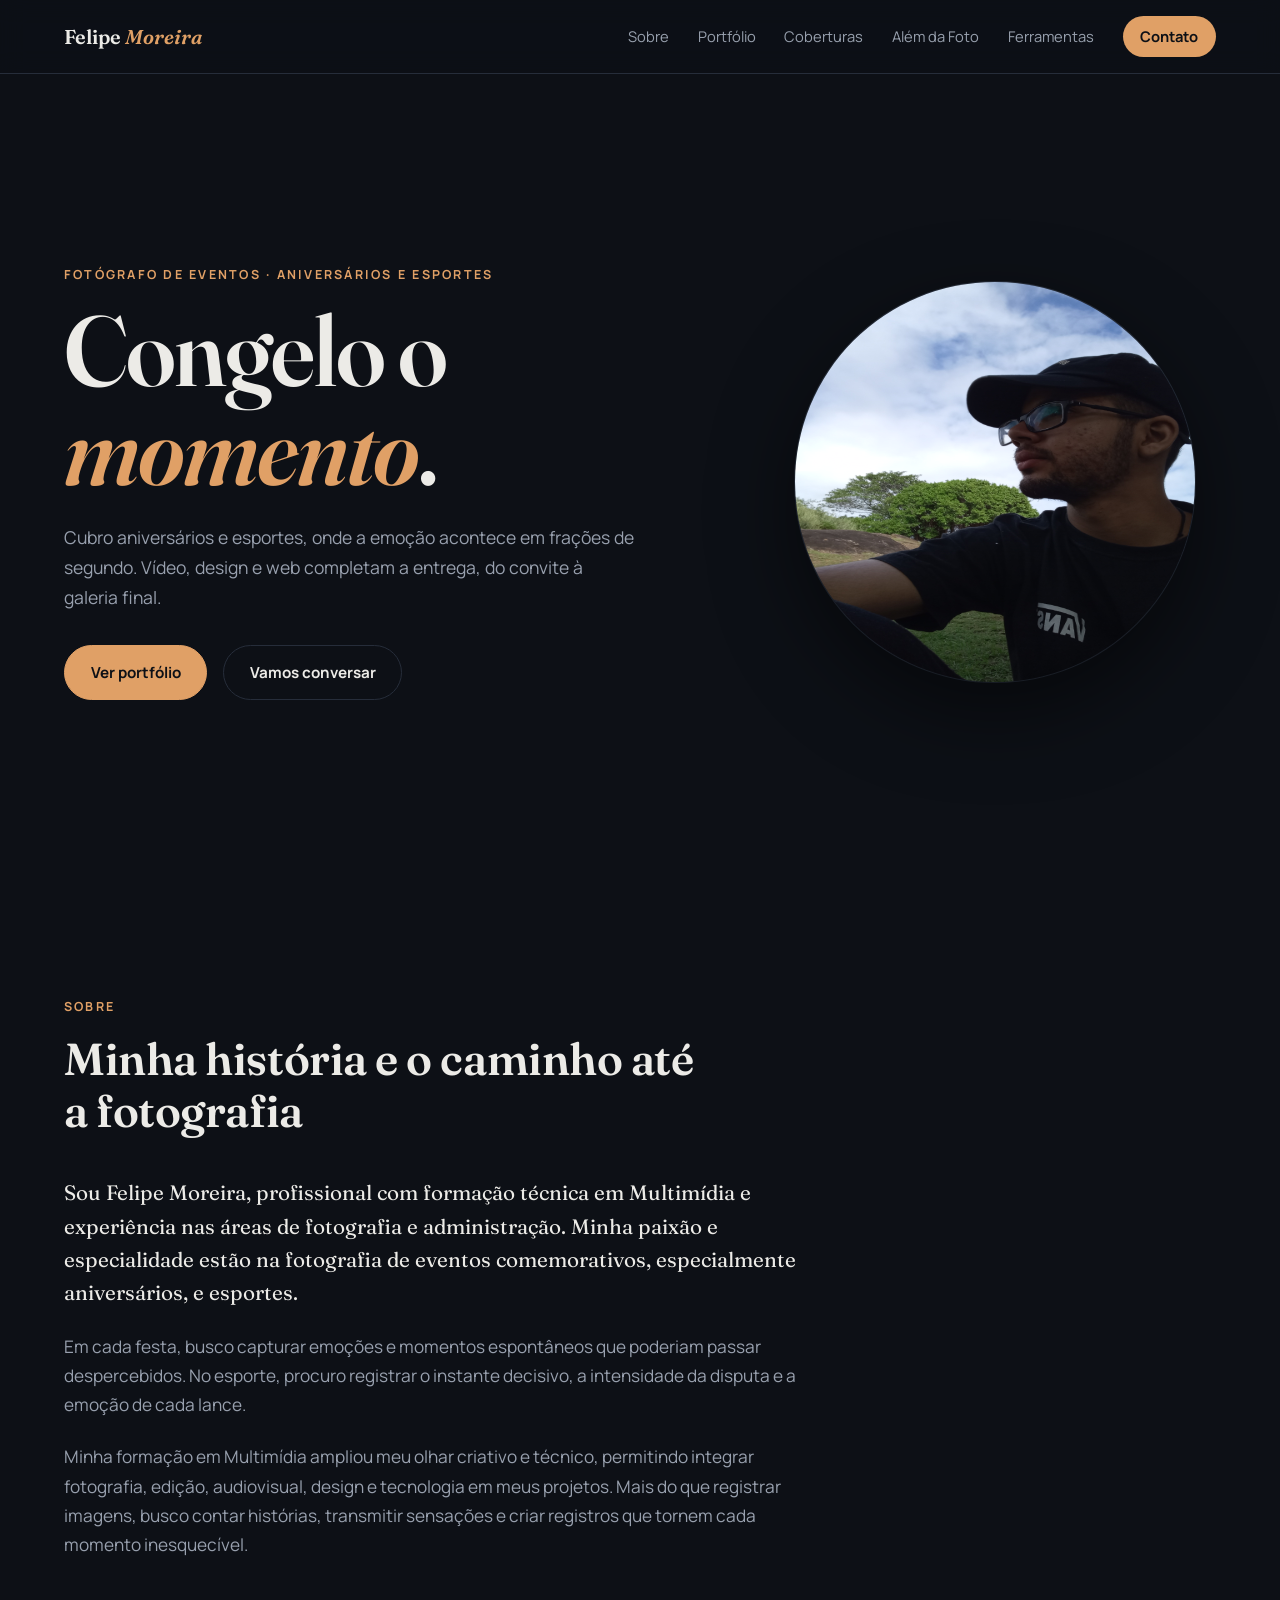
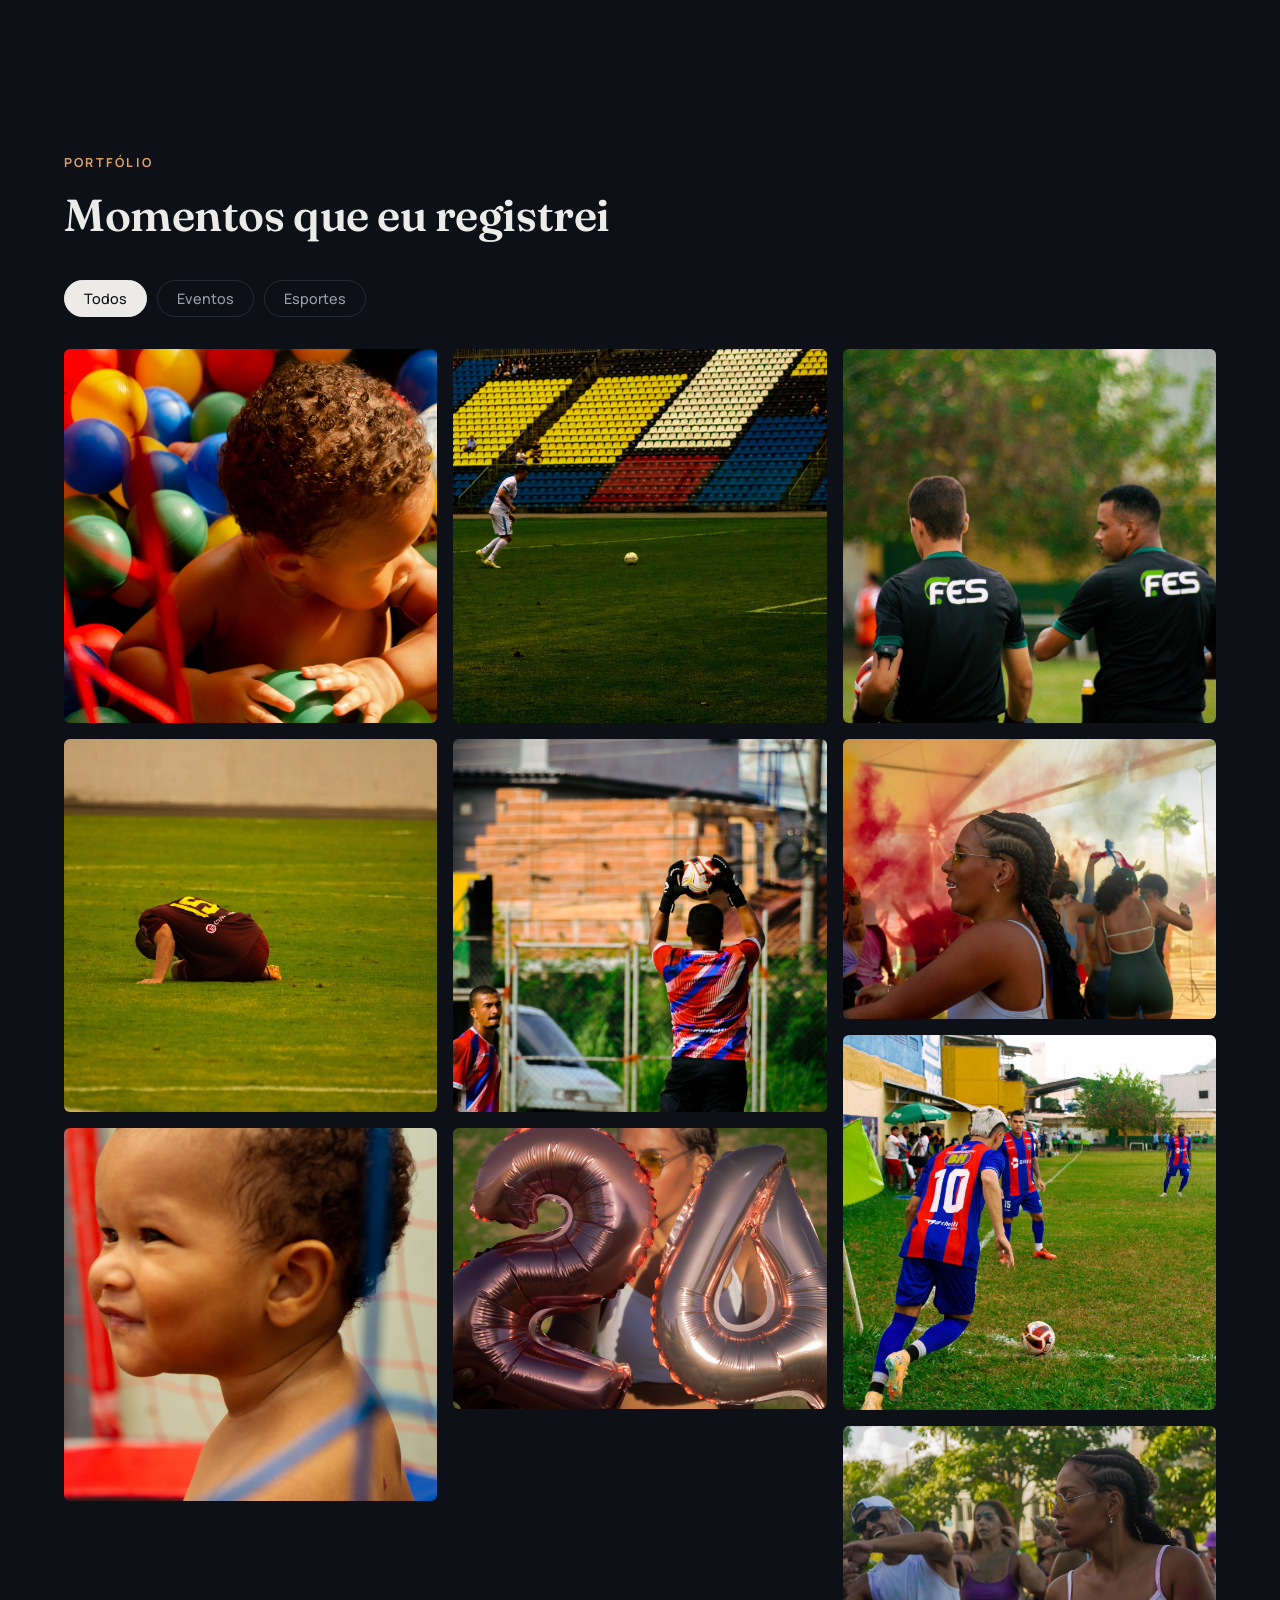
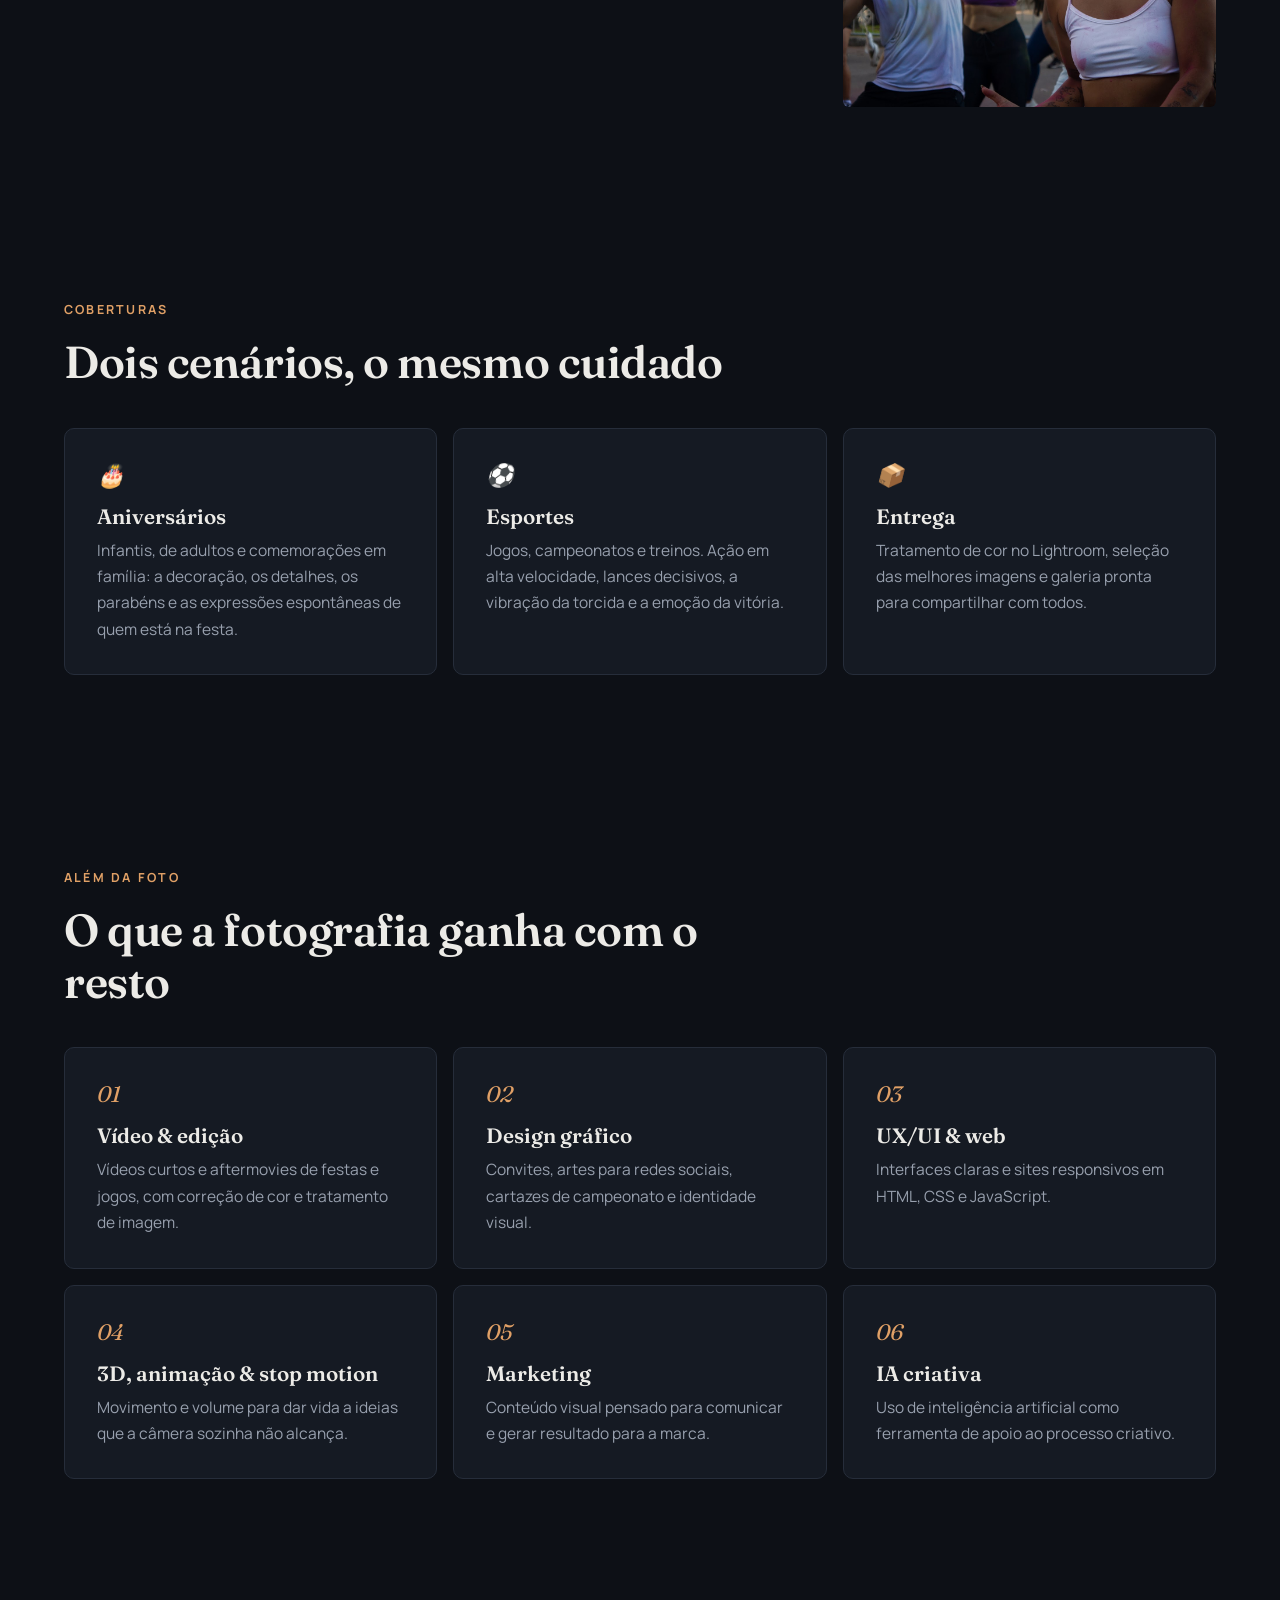
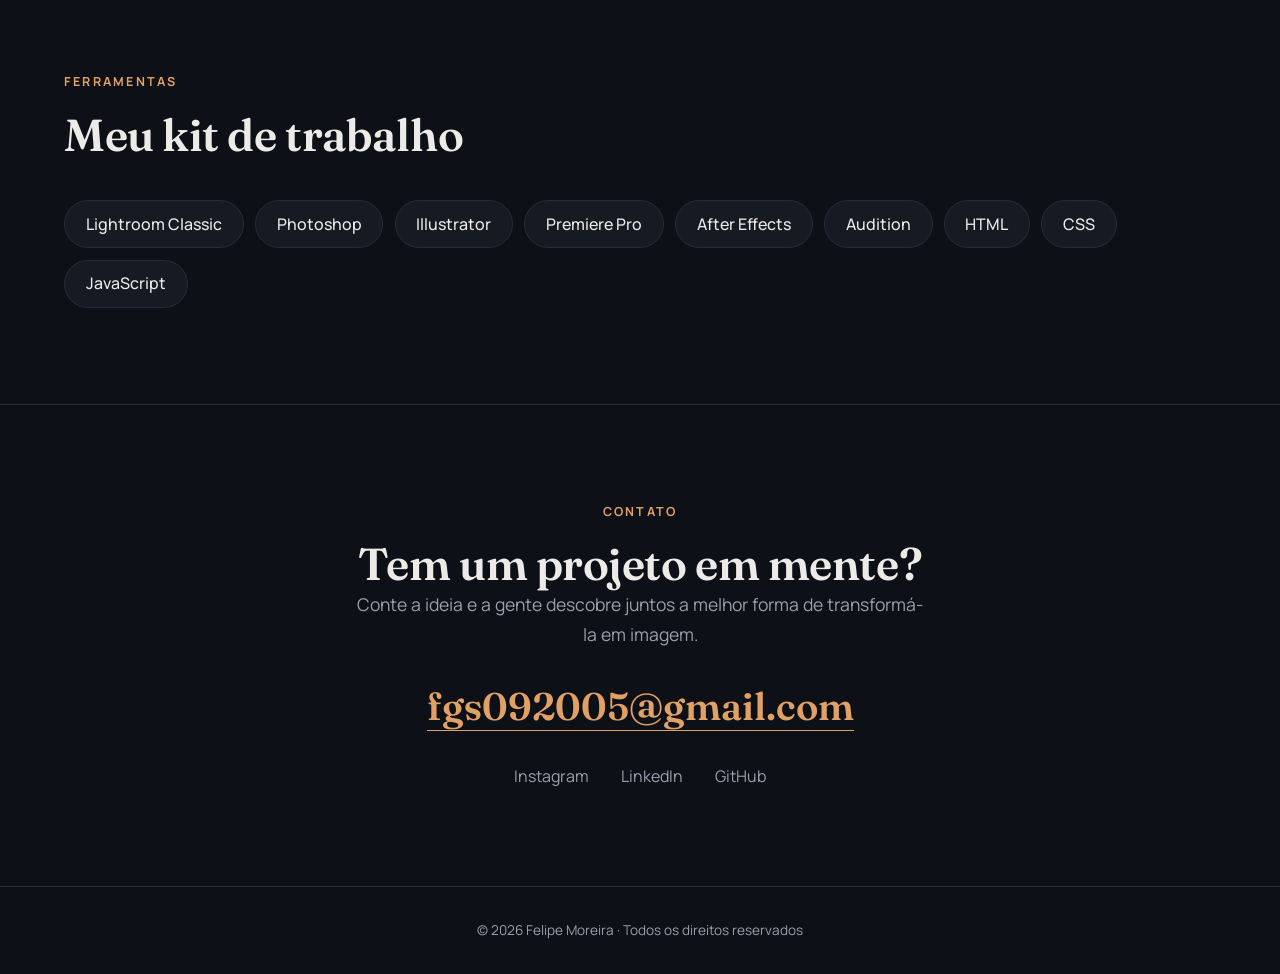
<file: index.html>
<!DOCTYPE html>
<html lang="pt-br">
<head>
    <meta charset="UTF-8">
    <meta name="viewport" content="width=device-width, initial-scale=1.0">
    <title>Felipe Moreira — Fotografia de Eventos, Aniversários e Esportes</title>
</head>
<body>
    <meta name="description" content="Portfólio de Felipe Moreira: fotógrafo de eventos, com foco em aniversários e esportes. Também vídeo, design, UX/UI, 3D, animação e web.">
<link rel="icon" href="avatar.jpg">
<link rel="preconnect" href="https://fonts.googleapis.com">
<link rel="preconnect" href="https://fonts.gstatic.com" crossorigin>
<link href="https://fonts.googleapis.com/css2?family=Fraunces:ital,opsz,wght@0,9..144,400;0,9..144,600;1,9..144,400&family=Manrope:wght@400;500;700&display=swap" rel="stylesheet">
<link rel="stylesheet" href="style.css">
</head>
<body>
 
<header class="top">
  <a href="#inicio" class="brand">Felipe <em>Moreira</em></a>
  <button class="burger" aria-label="Abrir menu" aria-expanded="false"><span></span><span></span></button>
  <nav id="menu">
    <a href="#sobre">Sobre</a>
    <a href="#portfolio">Portfólio</a>
    <a href="#coberturas">Coberturas</a>
    <a href="#servicos">Além da Foto</a>
    <a href="#ferramentas">Ferramentas</a>
    <a href="#contato" class="cta">Contato</a>
  </nav>
</header>
 
<main>
<section id="inicio" class="hero">
  <div class="hero-text reveal">
    <p class="eyebrow">Fotógrafo de eventos · Aniversários e esportes</p>
    <h1>Congelo o <em>momento</em>.</h1>
    <p class="lead">Cubro aniversários e esportes, onde a emoção acontece em frações de segundo. Vídeo, design e web completam a entrega, do convite à galeria final.</p>
    <div class="actions">
      <a href="#portfolio" class="btn primary">Ver portfólio</a>
      <a href="#contato" class="btn">Vamos conversar</a>
    </div>
  </div>
  <img class="hero-avatar reveal" src="avatar.jpg" alt="Retrato ilustrado de Felipe Moreira, de boné e óculos" width="400" height="400">
</section>
 
<section id="sobre" class="section about">
  <div class="head reveal">
    <p class="eyebrow">Sobre</p>
    <h2>Minha história e o caminho até a fotografia</h2>
  </div>
  <div class="about-grid reveal">
    <p>Sou Felipe Moreira, profissional com formação técnica em Multimídia e experiência nas áreas de fotografia e administração. Minha paixão e especialidade estão na fotografia de eventos comemorativos, especialmente aniversários, e esportes.</p>
    <p>Em cada festa, busco capturar emoções e momentos espontâneos que poderiam passar despercebidos. No esporte, procuro registrar o instante decisivo, a intensidade da disputa e a emoção de cada lance.</p>
    <p>Minha formação em Multimídia ampliou meu olhar criativo e técnico, permitindo integrar fotografia, edição, audiovisual, design e tecnologia em meus projetos. Mais do que registrar imagens, busco contar histórias, transmitir sensações e criar registros que tornem cada momento inesquecível.</p>
  </div>
</section>
 
<section id="portfolio" class="section">
  <div class="head reveal">
    <p class="eyebrow">Portfólio</p>
    <h2>Momentos que eu registrei</h2>
  </div>
  <div class="filters reveal" role="group" aria-label="Filtrar por categoria">
    <button class="chip active" data-filter="todos">Todos</button>
    <button class="chip" data-filter="evento">Eventos</button>
    <button class="chip" data-filter="esporte">Esportes</button>
    </div>
  <div id="gallery" class="gallery"></div>
</section>
<section id="coberturas" class="section">
  <div class="head reveal">
    <p class="eyebrow">Coberturas</p>
    <h2>Dois cenários, o mesmo cuidado</h2>
  </div>
  <div class="cards">
    <article class="card reveal"><span>🎂</span><h3>Aniversários</h3><p>Infantis, de adultos e comemorações em família: a decoração, os detalhes, os parabéns e as expressões espontâneas de quem está na festa.</p></article>
    <article class="card reveal"><span>⚽</span><h3>Esportes</h3><p>Jogos, campeonatos e treinos. Ação em alta velocidade, lances decisivos, a vibração da torcida e a emoção da vitória.</p></article>
    <article class="card reveal"><span>📦</span><h3>Entrega</h3><p>Tratamento de cor no Lightroom, seleção das melhores imagens e galeria pronta para compartilhar com todos.</p></article>
  </div>
</section>
<section id="servicos" class="section">
  <div class="head reveal">
    <p class="eyebrow">Além da foto</p>
    <h2>O que a fotografia ganha com o resto</h2>
  </div>
  <div class="cards">
    <a class="card-link" href="videos.html"><article class="card reveal"><span>01</span><h3>Vídeo & edição</h3><p>Vídeos curtos e aftermovies de festas e jogos, com correção de cor e tratamento de imagem.</p></article></a>
    <article class="card reveal"><span>02</span><h3>Design gráfico</h3><p>Convites, artes para redes sociais, cartazes de campeonato e identidade visual.</p></article>
    <a class="card-link" href="sites.html"><article class="card reveal"><span>03</span><h3>UX/UI & web</h3><p>Interfaces claras e sites responsivos em HTML, CSS e JavaScript.</p></article></a>
    <article class="card reveal"><span>04</span><h3>3D, animação & stop motion</h3><p>Movimento e volume para dar vida a ideias que a câmera sozinha não alcança.</p></article>
    <article class="card reveal"><span>05</span><h3>Marketing</h3><p>Conteúdo visual pensado para comunicar e gerar resultado para a marca.</p></article>
    <article class="card reveal"><span>06</span><h3>IA criativa</h3><p>Uso de inteligência artificial como ferramenta de apoio ao processo criativo.</p></article>
  </div>
</section>
<section id="ferramentas" class="section">
  <div class="head reveal">
    <p class="eyebrow">Ferramentas</p>
    <h2>Meu kit de trabalho</h2>
  </div>
  <ul class="tools reveal">
    <li>Lightroom Classic</li><li>Photoshop</li><li>Illustrator</li>
    <li>Premiere Pro</li><li>After Effects</li><li>Audition</li>
    <li>HTML</li><li>CSS</li><li>JavaScript</li>
  </ul>
</section>
<section id="contato" class="section contact">
  <div class="reveal">
    <p class="eyebrow">Contato</p>
    <h2>Tem um projeto em mente?</h2>
    <p class="lead">Conte a ideia e a gente descobre juntos a melhor forma de transformá-la em imagem.</p>
    <a class="mail" href="mailto:fgs092005@gmail.com">fgs092005@gmail.com</a>
    <ul class="social">
      <li><a href="https://instagram.com/felipegsilva05" target="_blank" rel="noopener">Instagram</a></li>
      <li><a href="https://linkedin.com/in/seuusuario" target="_blank" rel="noopener">LinkedIn</a></li>
      <li><a href="https://github.com/seuusuario" target="_blank" rel="noopener">GitHub</a></li>
    </ul>
  </div>
</section>
</main>
 
<footer>© <span id="year"></span> Felipe Moreira · Todos os direitos reservados</footer>
 
<div id="lightbox" class="lightbox" hidden role="dialog" aria-modal="true" aria-label="Visualização da foto">
  <button class="lb-close" aria-label="Fechar">×</button>
  <button class="lb-nav prev" aria-label="Foto anterior">‹</button>
  <figure><div id="lb-media"></div><figcaption id="lb-cap"></figcaption></figure>
  <button class="lb-nav next" aria-label="Próxima foto">›</button>
</div>
 
<script src="script.js"></script>
</body>
</html>
</file>
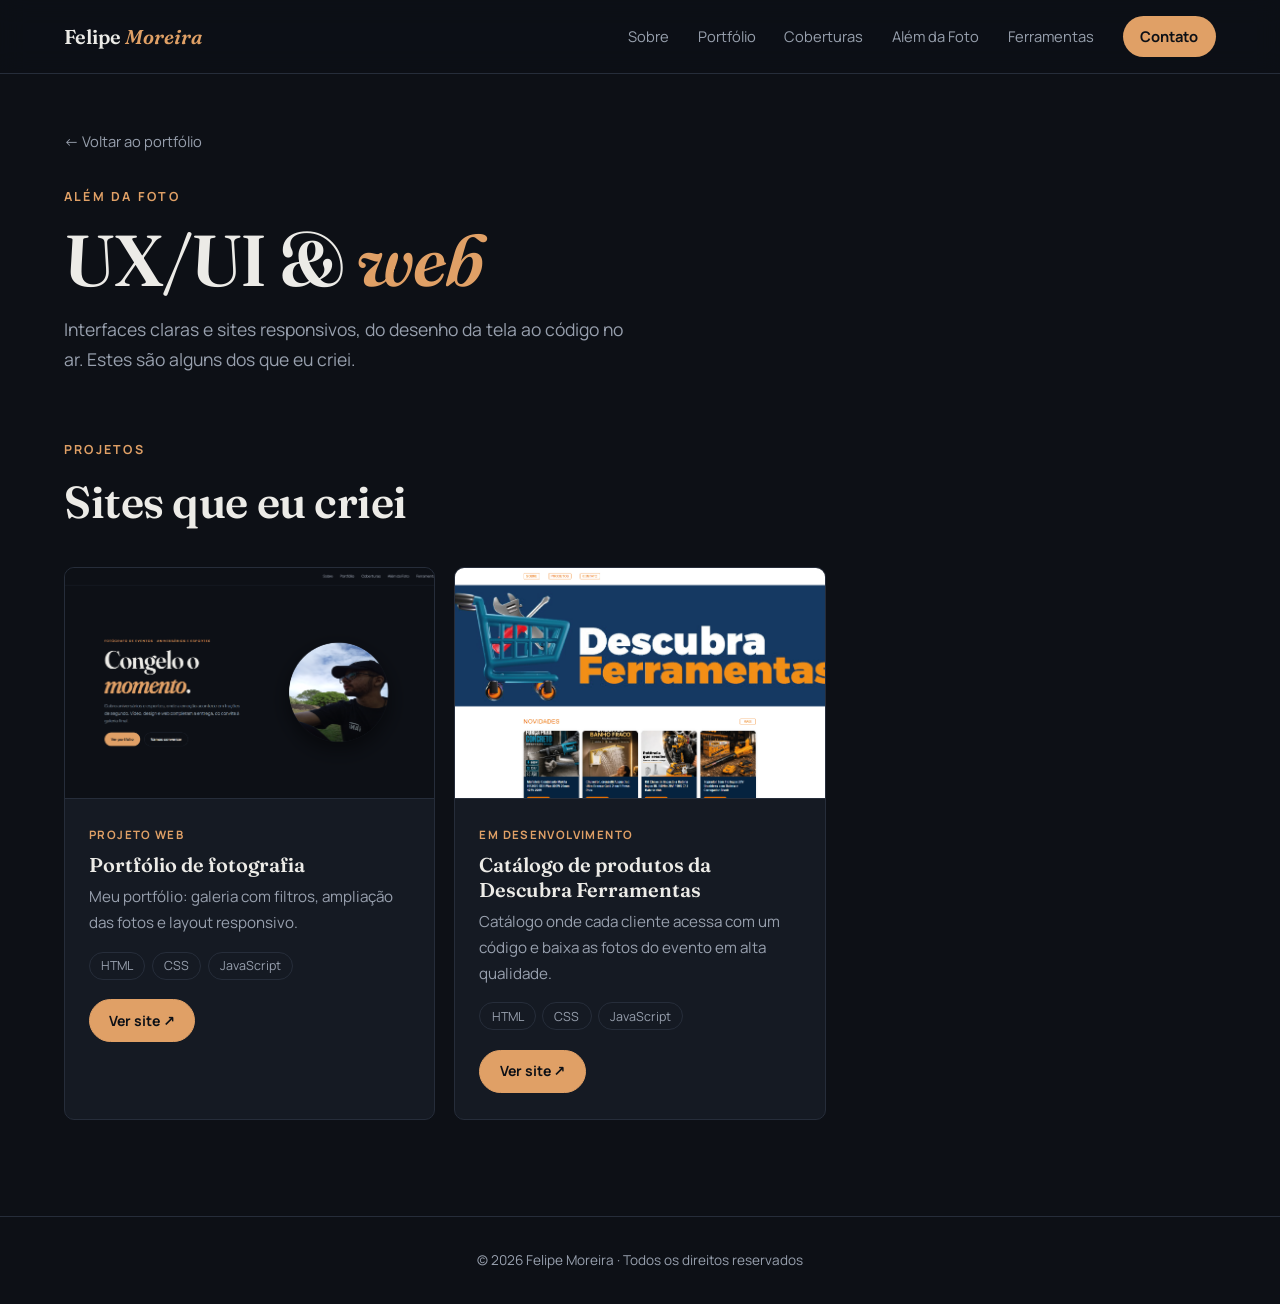
<file: sites.html>
<!DOCTYPE html>
<html lang="pt-br">
<head>
<meta charset="UTF-8">
<meta name="viewport" content="width=device-width, initial-scale=1.0">
<title>UX/UI & web — Felipe Moreira</title>
<meta name="description" content="Sites e interfaces criados por Felipe Moreira em HTML, CSS e JavaScript.">
<link rel="icon" href="avatar.jpg">
<link rel="preconnect" href="https://fonts.googleapis.com">
<link rel="preconnect" href="https://fonts.gstatic.com" crossorigin>
<link href="https://fonts.googleapis.com/css2?family=Fraunces:ital,opsz,wght@0,9..144,400;0,9..144,600;1,9..144,400&family=Manrope:wght@400;500;700&display=swap" rel="stylesheet">
<link rel="stylesheet" href="style.css">
<link rel="stylesheet" href="paginas.css">
</head>
<body>

<header class="top">
  <a href="index.html#inicio" class="brand">Felipe <em>Moreira</em></a>
  <button class="burger" aria-label="Abrir menu" aria-expanded="false"><span></span><span></span></button>
  <nav id="menu">
    <a href="index.html#sobre">Sobre</a>
    <a href="index.html#portfolio">Portfólio</a>
    <a href="index.html#coberturas">Coberturas</a>
    <a href="index.html#servicos">Além da Foto</a>
    <a href="index.html#ferramentas">Ferramentas</a>
    <a href="index.html#contato" class="cta">Contato</a>
  </nav>
</header>

<main>
<section class="section sub">
  <a class="back" href="index.html#servicos">← Voltar ao portfólio</a>
  <p class="eyebrow">Além da foto</p>
  <h1 class="sub-title">UX/UI &amp; <em>web</em></h1>
  <p class="lead">Interfaces claras e sites responsivos, do desenho da tela ao código no ar. Estes são alguns dos que eu criei.</p>
</section>

<section class="section" style="padding-top:2rem">
  <div class="head reveal"><p class="eyebrow">Projetos</p><h2>Sites que eu criei</h2></div>
  <div id="sites" class="sgrid"></div>
</section>
</main>

<footer>© <span id="year"></span> Felipe Moreira · Todos os direitos reservados</footer>

<script src="paginas.js"></script>
<script>
/* ============================================================
   SEUS SITES: ajuste a lista abaixo.
   t = nome | d = descrição | tec = tecnologias | img = captura de tela
   (pasta "sites/") | url = endereço do site no ar | code = link do código
   (GitHub) | status = texto opcional (ex.: "Em desenvolvimento").
   Deixe url ou code vazio ("") e o botão correspondente não aparece.
   ============================================================ */
const sites = [
  { t: "Portfólio de fotografia", d: "Meu portfólio: galeria com filtros, ampliação das fotos e layout responsivo.", tec: ["HTML", "CSS", "JavaScript"], img: "sites/portfolio.png", url: "https://felipesilvaceet-bot.github.io/site/", code: "" },
  { t: "Catálogo de produtos da Descubra Ferramentas", d: "Catálogo onde cada cliente acessa com um código e baixa as fotos do evento em alta qualidade.", tec: ["HTML", "CSS", "JavaScript"], img: "sites/catalogo.png", url: "https://felipesilvaceet-bot.github.io/descubraferramentas/", code: "", status: "Em desenvolvimento" }
];
const grid = document.getElementById("sites");
sites.forEach((s, n) => {
  const hue = (n * 70 + 30) % 360;
  const c = document.createElement("article");
  c.className = "scard"; c.style.animationDelay = n * 60 + "ms";
  c.innerHTML = `<div class="sshot" style="background-image:url('${s.img || ""}'),linear-gradient(145deg,hsl(${hue} 32% 24%),hsl(${(hue + 40) % 360} 40% 10%))"></div>
    <div class="sinfo"><span class="tag"></span><h3></h3><p></p><div class="chips"></div><div class="slinks"></div></div>`;
  c.querySelector(".tag").textContent = s.status || "Projeto web";
  c.querySelector("h3").textContent = s.t; c.querySelector("p").textContent = s.d;
  s.tec.forEach(x => { const i = document.createElement("span"); i.textContent = x; c.querySelector(".chips").append(i); });
  const links = c.querySelector(".slinks");
  if (s.url)  { const a = document.createElement("a"); a.className = "btn primary"; a.href = s.url;  a.target = "_blank"; a.rel = "noopener"; a.textContent = "Ver site ↗"; links.append(a); }
  if (s.code) { const a = document.createElement("a"); a.className = "btn";         a.href = s.code; a.target = "_blank"; a.rel = "noopener"; a.textContent = "Código";     links.append(a); }
  grid.append(c);
});
</script>
</body>
</html>
</file>
<file: style.css>
:root{
  --bg:#0d1016; --surface:#151a23; --line:#262d3a;
  --text:#ecebe7; --muted:#98a0ae; --accent:#e0a066;
  --serif:"Fraunces",Georgia,serif; --sans:"Manrope",system-ui,sans-serif;
}
*{box-sizing:border-box;margin:0;padding:0}
html{scroll-behavior:smooth;scroll-padding-top:80px}
body{background:var(--bg);color:var(--text);font:400 1rem/1.7 var(--sans);-webkit-font-smoothing:antialiased}
img{max-width:100%;display:block}
a{color:inherit;text-decoration:none}
em{font-family:var(--serif);font-style:italic;color:var(--accent)}
:focus-visible{outline:2px solid var(--accent);outline-offset:3px}

/* topo */
.top{position:fixed;inset:0 0 auto;z-index:20;display:flex;justify-content:space-between;align-items:center;
  padding:1rem clamp(1.2rem,5vw,4rem);background:rgba(13,16,22,.82);backdrop-filter:blur(12px);border-bottom:1px solid var(--line)}
.brand{font:600 1.25rem var(--serif)}
nav{display:flex;gap:1.8rem;align-items:center;font-size:.92rem}
nav a{color:var(--muted);transition:color .2s}
nav a:hover{color:var(--text)}
nav .cta{color:var(--bg);background:var(--accent);padding:.5rem 1.1rem;border-radius:99px;font-weight:700}
nav .cta:hover{color:var(--bg);filter:brightness(1.1)}
.burger{display:none;background:none;border:0;width:36px;height:36px;cursor:pointer;position:relative}
.burger span{position:absolute;left:7px;right:7px;height:2px;background:var(--text);transition:.25s}
.burger span:first-child{top:13px}.burger span:last-child{top:21px}
.burger[aria-expanded="true"] span:first-child{top:17px;transform:rotate(45deg)}
.burger[aria-expanded="true"] span:last-child{top:17px;transform:rotate(-45deg)}

/* hero */
.hero{min-height:100vh;display:grid;grid-template-columns:1.2fr .8fr;gap:3rem;align-items:center;
  padding:7rem clamp(1.2rem,5vw,4rem) 3rem;max-width:1300px;margin:auto}
.eyebrow{font-size:.78rem;letter-spacing:.18em;text-transform:uppercase;color:var(--accent);font-weight:700;margin-bottom:1rem}
h1{font:600 clamp(3rem,8vw,6.2rem)/1 var(--serif);letter-spacing:-.02em;margin-bottom:1.5rem}
h2{font:600 clamp(1.8rem,4vw,2.8rem)/1.15 var(--serif);letter-spacing:-.01em;max-width:22ch}
.lead{color:var(--muted);font-size:1.1rem;max-width:52ch;margin-bottom:2rem}
.actions{display:flex;gap:1rem;flex-wrap:wrap}
.btn{padding:.85rem 1.6rem;border-radius:99px;border:1px solid var(--line);font-weight:700;font-size:.95rem;transition:.2s}
.btn:hover{border-color:var(--accent);color:var(--accent)}
.btn.primary{background:var(--accent);color:var(--bg);border-color:var(--accent)}
.btn.primary:hover{color:var(--bg);filter:brightness(1.1)}
.hero-avatar{width:min(100%,400px);justify-self:center;border-radius:50%;box-shadow:0 30px 80px rgba(0,0,0,.5),0 0 0 1px var(--line)}

/* seções */
.section{max-width:1300px;margin:auto;padding:6rem clamp(1.2rem,5vw,4rem)}
.head{margin-bottom:2.5rem}

/* galeria */
.filters{display:flex;gap:.6rem;flex-wrap:wrap;margin-bottom:2rem}
.chip{background:none;border:1px solid var(--line);color:var(--muted);padding:.5rem 1.2rem;border-radius:99px;
  font:500 .9rem var(--sans);cursor:pointer;transition:.2s}
.chip:hover{color:var(--text);border-color:var(--muted)}
.chip.active{background:var(--text);color:var(--bg);border-color:var(--text)}
.gallery{columns:3 280px;column-gap:1rem}
.photo{break-inside:avoid;margin-bottom:1rem;position:relative;overflow:hidden;border-radius:6px;cursor:zoom-in;
  background:var(--surface);animation:fade .5s both}
.photo img,.ph{width:100%;transition:transform .6s}
.photo:hover img,.photo:hover .ph{transform:scale(1.04)}
.ph{display:flex;align-items:flex-end;padding:1rem;font:italic 1rem var(--serif);color:rgba(255,255,255,.75)}
.ph.tall{aspect-ratio:4/5}.ph.wide{aspect-ratio:3/2}.ph.square{aspect-ratio:1}
.photo figcaption{position:absolute;inset:auto 0 0;padding:2.5rem 1rem .9rem;font-size:.85rem;
  background:linear-gradient(transparent,rgba(0,0,0,.75));opacity:0;transition:opacity .3s}
.photo:hover figcaption{opacity:1}
@keyframes fade{from{opacity:0;transform:translateY(12px)}}

/* sobre */

.about-grid{display:grid;gap:1.4rem;max-width:68ch;color:var(--muted);font-size:1.08rem}
.about-grid p:first-child{color:var(--text);font:400 1.3rem/1.6 var(--serif)}
.about-grid strong{color:var(--text)}

/* cards */
.cards{display:grid;grid-template-columns:repeat(auto-fit,minmax(280px,1fr));gap:1rem}
.card{background:var(--surface);border:1px solid var(--line);border-radius:10px;padding:2rem;transition:.3s}
.card:hover{border-color:var(--accent);transform:translateY(-4px)}
.card span{font:italic 1.4rem var(--serif);color:var(--accent)}
.card h3{font:600 1.3rem var(--serif);margin:.8rem 0 .5rem}
.card p{color:var(--muted);font-size:.97rem}

/* ferramentas */
.tools{list-style:none;display:flex;flex-wrap:wrap;gap:.7rem}
.tools li{border:1px solid var(--line);background:var(--surface);padding:.6rem 1.3rem;border-radius:99px;font-weight:500}

/* contato */
.contact{text-align:center;border-top:1px solid var(--line)}
.contact h2,.contact .lead{margin-inline:auto}
.mail{display:inline-block;font:600 clamp(1.4rem,4vw,2.4rem) var(--serif);color:var(--accent);
  border-bottom:1px solid var(--accent);margin-bottom:2rem}
.social{list-style:none;display:flex;gap:2rem;justify-content:center;color:var(--muted)}
.social a:hover{color:var(--text)}
footer{text-align:center;color:var(--muted);font-size:.85rem;padding:2rem;border-top:1px solid var(--line)}

/* lightbox */
.lightbox{position:fixed;inset:0;z-index:50;background:rgba(5,7,10,.94);display:flex;align-items:center;justify-content:center;padding:2rem}
.lightbox[hidden]{display:none}
.lightbox figure{max-width:min(90vw,1100px);text-align:center}
#lb-media img,#lb-media .ph{max-height:78vh;max-width:100%;margin:auto;border-radius:6px}
#lb-media .ph{width:min(80vw,760px);max-height:78vh}
#lb-cap{margin-top:1rem;color:var(--muted)}
.lb-close,.lb-nav{position:absolute;background:none;border:0;color:var(--text);cursor:pointer;font-size:2.6rem;line-height:1;padding:1rem}
.lb-close{top:.5rem;right:1rem}.prev{left:.5rem}.next{right:.5rem}
.lb-nav:hover,.lb-close:hover{color:var(--accent)}

/* reveal */
.reveal{opacity:0;transform:translateY(24px);transition:opacity .8s,transform .8s}
.reveal.in{opacity:1;transform:none}

@media (max-width:820px){
  .burger{display:block}
  nav{position:absolute;top:100%;left:0;right:0;flex-direction:column;gap:1.2rem;padding:1.5rem;
    background:var(--bg);border-bottom:1px solid var(--line);display:none}
  nav.open{display:flex}
  .hero{grid-template-columns:1fr;text-align:center;padding-top:6.5rem}
  .hero-text{order:2}.hero-avatar{order:1;width:min(70%,280px)}
  .lead{margin-inline:auto}.actions{justify-content:center}
  h2{max-width:none}
}
@media (prefers-reduced-motion:reduce){
  html{scroll-behavior:auto}
  *{animation:none!important;transition:none!important}
  .reveal{opacity:1;transform:none}
}

/* cards clicáveis (Vídeo & edição e UX/UI & web) */
.card-link{display:block}
.card-link .card{height:100%}
</file>
<file: paginas.css>
/* ===== Páginas internas: Vídeo & edição e UX/UI & web ===== */
.sub{padding-top:8rem;padding-bottom:2rem}
.sub-title{font:600 clamp(2.4rem,6vw,4.5rem)/1.05 var(--serif);letter-spacing:-.02em;margin-bottom:1rem}
.sub .lead{margin-bottom:0}
.back{display:inline-block;color:var(--muted);margin-bottom:2rem;font-size:.92rem;transition:color .2s}
.back:hover{color:var(--accent)}
.tag{display:inline-block;font-size:.72rem;letter-spacing:.12em;text-transform:uppercase;color:var(--accent);font-weight:700;margin-bottom:.5rem}

/* vídeos */
.vgrid{display:grid;grid-template-columns:repeat(auto-fill,minmax(300px,1fr));gap:1.2rem}
.vcard{background:var(--surface);border:1px solid var(--line);border-radius:10px;overflow:hidden;cursor:pointer;
  text-align:left;color:inherit;font:inherit;padding:0;width:100%;transition:.3s;animation:fade .5s both}
.vcard:hover{border-color:var(--accent);transform:translateY(-4px)}
.vthumb{aspect-ratio:16/9;display:flex;align-items:center;justify-content:center;background-size:cover;background-position:center}
.play{width:56px;height:56px;border-radius:50%;background:rgba(13,16,22,.75);border:1px solid rgba(255,255,255,.3);
  display:flex;align-items:center;justify-content:center}
.play::before{content:"";border-left:16px solid var(--text);border-top:10px solid transparent;border-bottom:10px solid transparent;margin-left:4px}
.vinfo{padding:1.1rem 1.3rem 1.3rem}
.vinfo h3{font:600 1.15rem var(--serif);margin-bottom:.3rem}
.vinfo p{color:var(--muted);font-size:.92rem}
.lightbox video,.lightbox iframe{width:min(90vw,1000px);aspect-ratio:16/9;max-height:78vh;border:0;border-radius:6px;background:#000}
.vmsg{color:var(--muted);padding:3rem 1rem}

/* antes e depois */
.bagrid{display:grid;grid-template-columns:repeat(auto-fit,minmax(320px,1fr));gap:1.2rem}
.ba{animation:fade .5s both}
.ba-box{position:relative;aspect-ratio:3/2;overflow:hidden;border-radius:10px;border:1px solid var(--line);
  background:linear-gradient(90deg,#2a2f3a 50%,#4a3526 50%);--p:50%}
.ba-box img{position:absolute;inset:0;width:100%;height:100%;object-fit:cover}
.ba-box .a{clip-path:inset(0 0 0 var(--p))}
.ba-line{position:absolute;top:0;bottom:0;left:var(--p);width:2px;background:var(--text);pointer-events:none}
.ba-box input{position:absolute;inset:0;width:100%;height:100%;opacity:0;cursor:ew-resize;margin:0}
.ba-lab{position:absolute;bottom:.8rem;font-size:.75rem;background:rgba(13,16,22,.75);padding:.2rem .7rem;border-radius:99px;pointer-events:none}
.ba-lab.l{left:.8rem}.ba-lab.r{right:.8rem}
.ba figcaption{margin-top:.7rem;color:var(--muted);font-size:.92rem}
.ba figcaption strong{color:var(--text);font-weight:700}

/* sites */
.sgrid{display:grid;grid-template-columns:repeat(auto-fill,minmax(320px,1fr));gap:1.2rem}
.scard{background:var(--surface);border:1px solid var(--line);border-radius:10px;overflow:hidden;transition:.3s;animation:fade .5s both}
.scard:hover{border-color:var(--accent);transform:translateY(-4px)}
.sshot{aspect-ratio:16/10;background-size:cover;background-position:top center;border-bottom:1px solid var(--line)}
.sinfo{padding:1.3rem 1.5rem 1.6rem}
.sinfo h3{font:600 1.25rem var(--serif);margin-bottom:.4rem}
.sinfo p{color:var(--muted);font-size:.95rem;margin-bottom:1rem}
.chips{display:flex;flex-wrap:wrap;gap:.4rem;margin-bottom:1.2rem}
.chips span{border:1px solid var(--line);padding:.15rem .7rem;border-radius:99px;font-size:.78rem;color:var(--muted)}
.slinks{display:flex;gap:.7rem;flex-wrap:wrap}
.slinks .btn{padding:.55rem 1.2rem;font-size:.88rem}
</file>
